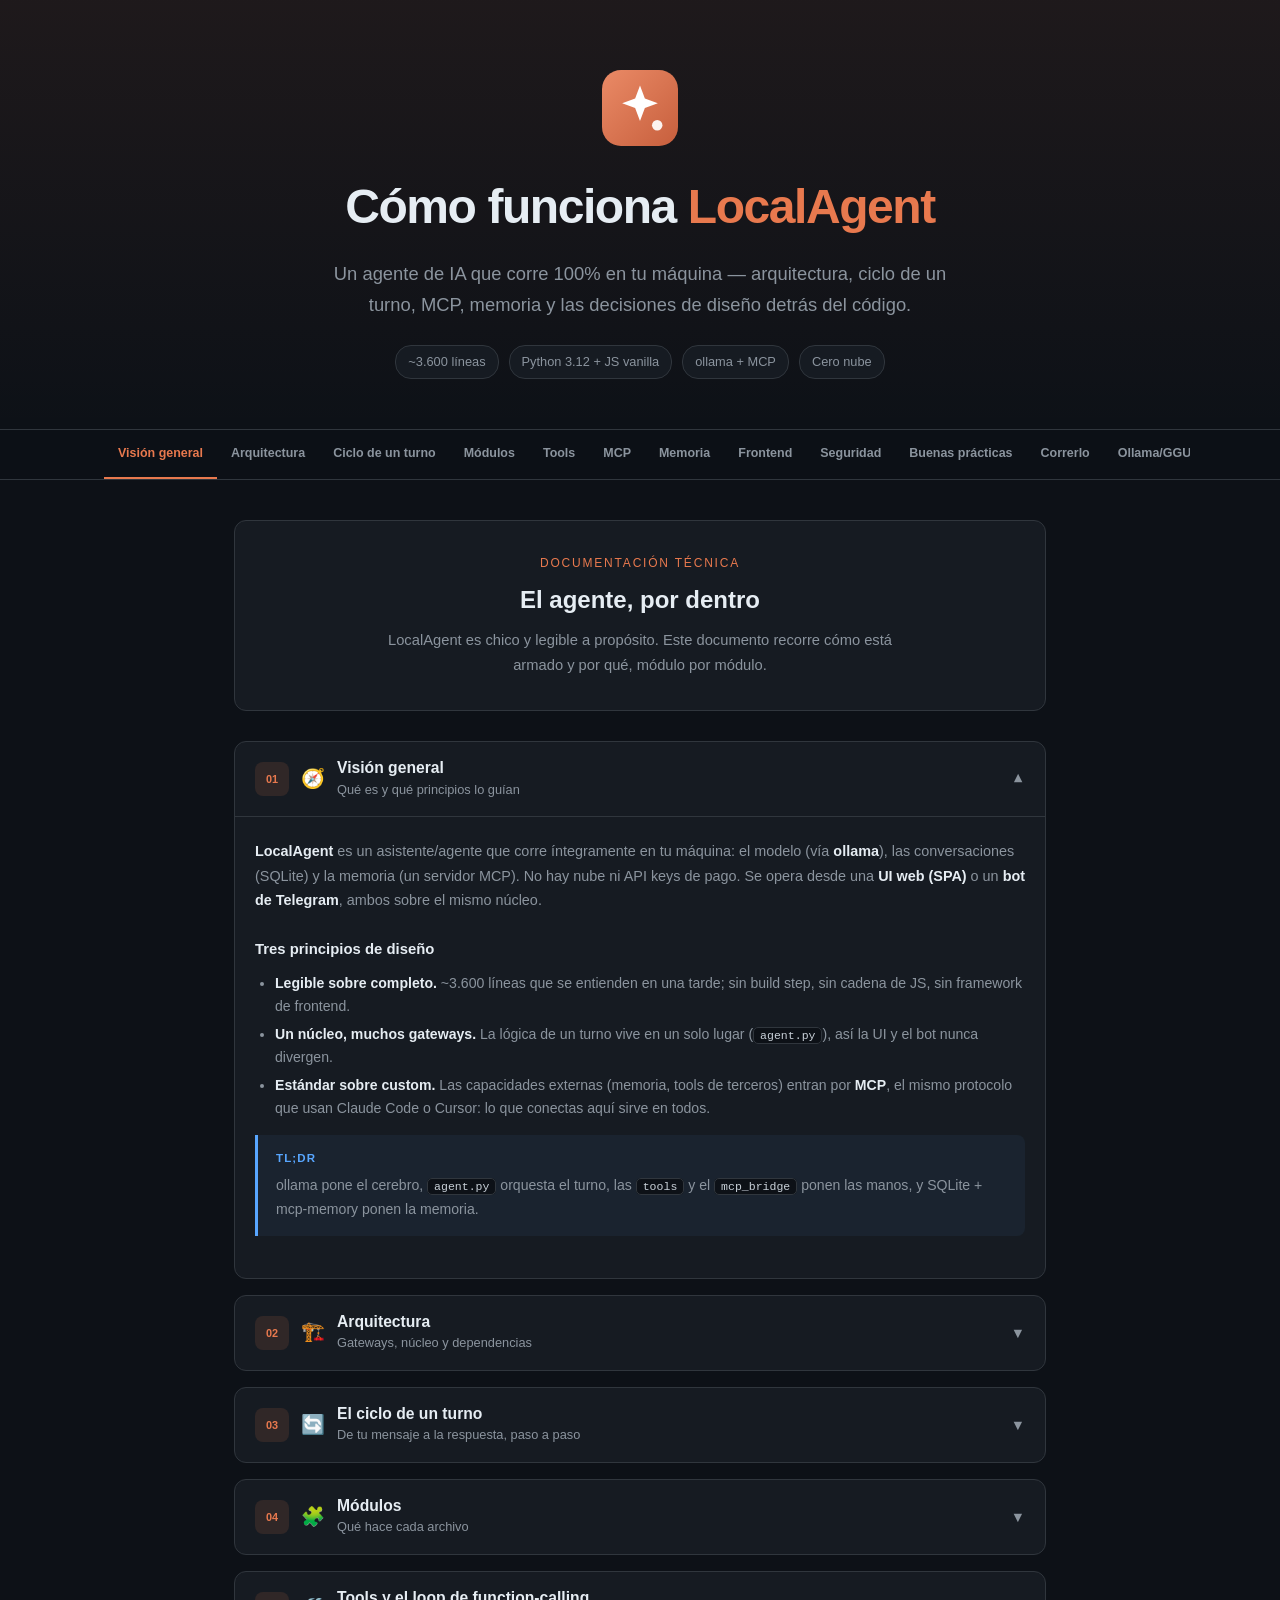
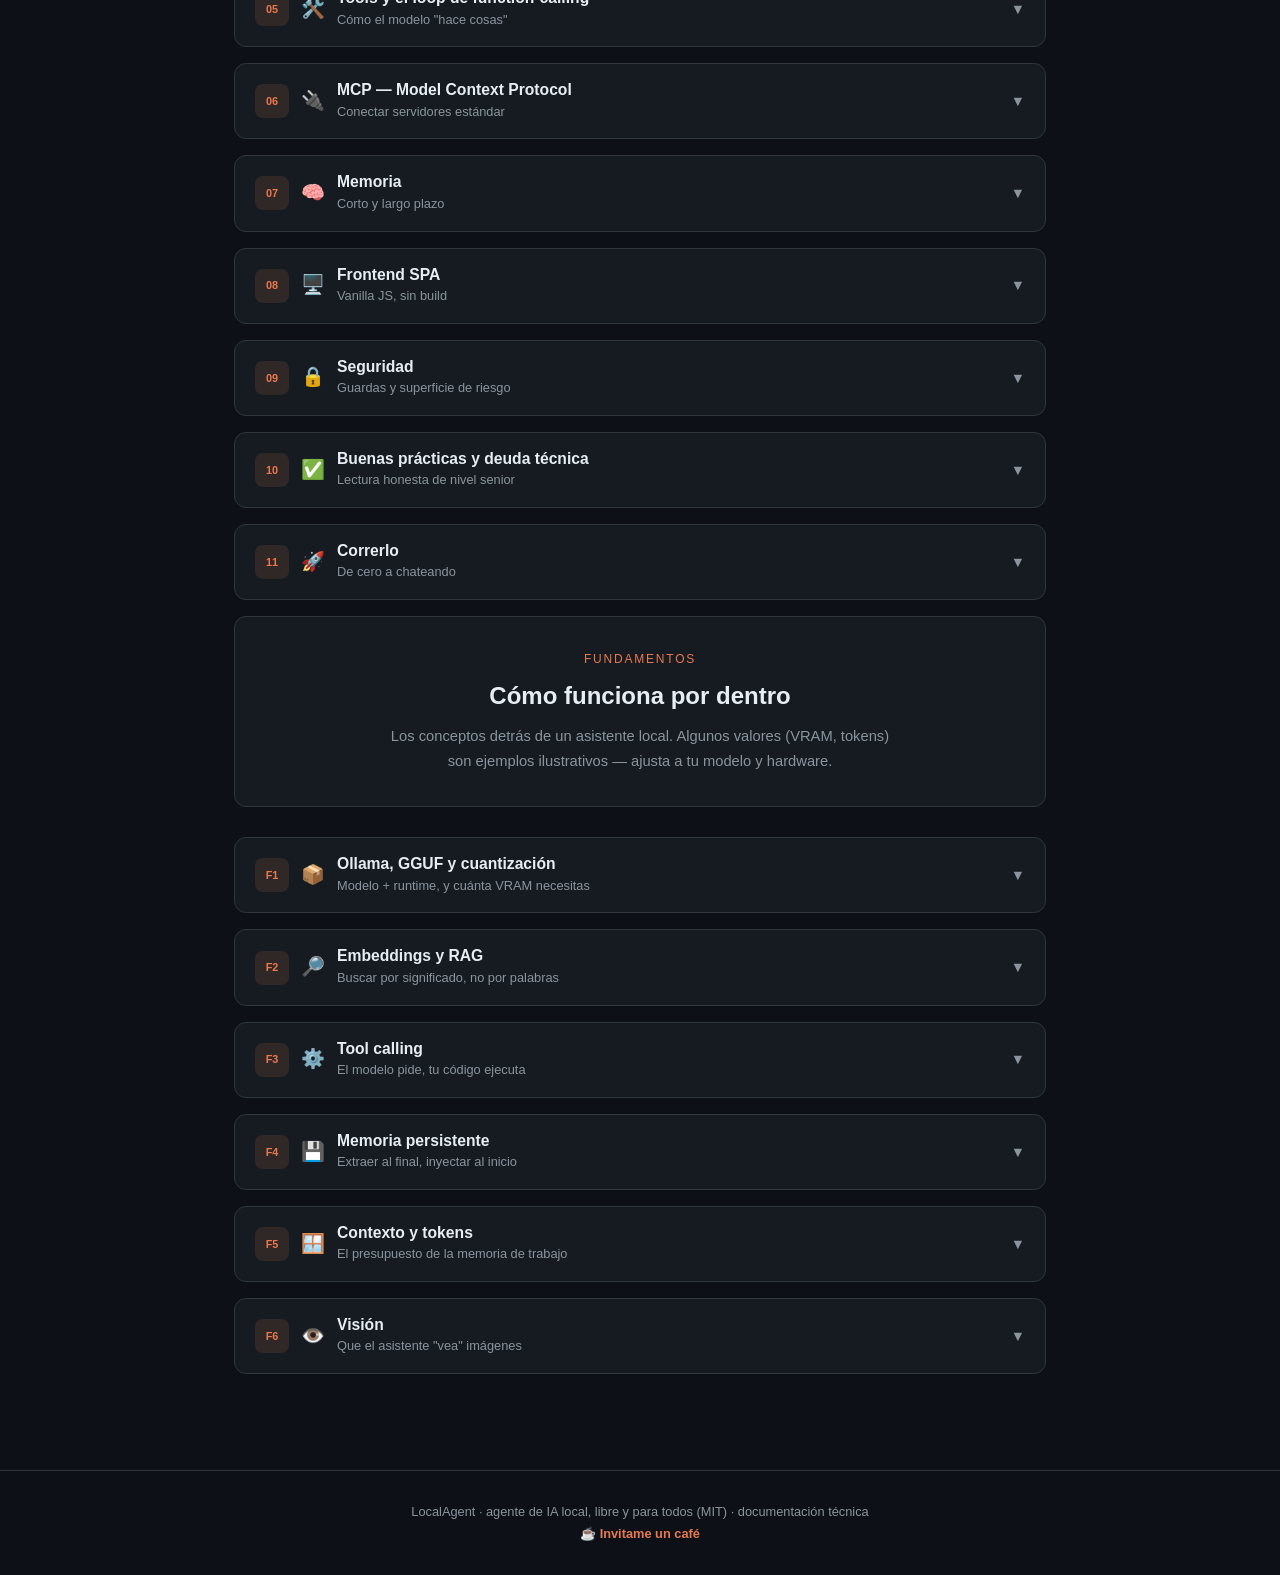
<file: docs/como-funciona.html>
<!DOCTYPE html>
<html lang="es">
<head>
<meta charset="UTF-8">
<meta name="viewport" content="width=device-width,initial-scale=1.0">
<title>Cómo funciona LocalAgent</title>
<style>
:root{--bg:#0d1117;--card:#161b22;--hover:#1c2128;--bdr:#30363d;--tx:#e6edf3;--mt:#8b949e;--ac:#e8794e;--acs:rgba(232,121,78,.12);--acg:rgba(232,121,78,.3);--ok:#3fb950;--warn:#d29922;--info:#58a6ff;--r:12px}
*{margin:0;padding:0;box-sizing:border-box}
html{scroll-behavior:smooth}
body{font-family:-apple-system,BlinkMacSystemFont,'Segoe UI',sans-serif;background:var(--bg);color:var(--tx);line-height:1.7;-webkit-font-smoothing:antialiased}
::-webkit-scrollbar{width:6px}::-webkit-scrollbar-track{background:transparent}::-webkit-scrollbar-thumb{background:var(--bdr);border-radius:3px}
.pc{position:fixed;top:0;left:0;right:0;height:3px;z-index:200}.pb{height:100%;width:0;background:var(--ac);transition:width .1s}
.hero{padding:70px 30px 50px;text-align:center;background:linear-gradient(180deg,rgba(232,121,78,.08),transparent);border-bottom:1px solid var(--bdr);position:relative;overflow:hidden}
.hero .logo{width:76px;height:76px;margin:0 auto 20px;display:block}
.hero h1{font-size:clamp(1.8rem,5vw,3rem);font-weight:800;letter-spacing:-.03em;margin-bottom:10px}
.hero h1 span{color:var(--ac)}
.hero .sub{font-size:clamp(.95rem,2vw,1.15rem);color:var(--mt);max-width:640px;margin:0 auto 25px}
.hero .tags{display:flex;gap:10px;justify-content:center;flex-wrap:wrap;font-size:.8rem;color:var(--mt)}
.hero .tags span{background:var(--card);padding:5px 12px;border-radius:16px;border:1px solid var(--bdr)}
.nb{position:sticky;top:0;z-index:100;background:rgba(13,17,23,.85);border-bottom:1px solid var(--bdr);backdrop-filter:blur(12px)}
.ni{max-width:1100px;margin:0 auto;display:flex;align-items:center;padding:0 14px;overflow-x:auto;gap:0}
.nt{padding:13px 14px;font-size:.78rem;font-weight:600;color:var(--mt);text-decoration:none;white-space:nowrap;border-bottom:2px solid transparent;transition:all .2s;cursor:pointer}
.nt:hover{color:var(--tx)}.nt.active{color:var(--ac);border-bottom-color:var(--ac)}
.mc{max-width:860px;margin:0 auto;padding:40px 24px 80px}
.ph{margin:0 0 30px;padding:32px;background:var(--card);border:1px solid var(--bdr);border-radius:var(--r);text-align:center}
.ph .pn{font-size:.75rem;text-transform:uppercase;letter-spacing:.15em;color:var(--ac);margin-bottom:6px}
.ph h2{font-size:1.5rem;font-weight:700;margin-bottom:8px}
.ph p{color:var(--mt);max-width:520px;margin:0 auto;font-size:.92rem}
.s{margin-bottom:16px;border:1px solid var(--bdr);border-radius:var(--r);background:var(--card);overflow:hidden;transition:border-color .2s;scroll-margin-top:60px}
.s:hover{border-color:rgba(232,121,78,.35)}
.sh{display:flex;align-items:center;gap:12px;padding:16px 20px;cursor:pointer;user-select:none;transition:background .2s}
.sh:hover{background:var(--hover)}
.sn{font-size:.68rem;font-weight:700;color:var(--ac);background:var(--acs);width:34px;height:34px;display:flex;align-items:center;justify-content:center;border-radius:8px;flex-shrink:0}
.si{font-size:1.2rem;flex-shrink:0}
.sg{flex:1;min-width:0}
.st{font-size:.98rem;font-weight:600;line-height:1.3}
.ss{font-size:.8rem;color:var(--mt)}
.sta{color:var(--mt);font-size:.9rem;transition:transform .3s;flex-shrink:0}
.s.open .sta{transform:rotate(180deg)}
.sb{max-height:0;overflow:hidden;transition:max-height .5s ease}
.s.open .sb{max-height:none}
.bi{padding:0 20px 26px;border-top:1px solid var(--bdr);padding-top:22px}
.bi p{margin-bottom:12px;font-size:.9rem;color:var(--mt)}
.bi h4{font-size:.93rem;font-weight:600;margin:24px 0 10px;color:var(--tx)}
.bi h4:first-child{margin-top:0}
.bi ul,.bi ol{margin:6px 0 12px 20px}.bi li{margin-bottom:6px;font-size:.88rem;color:var(--mt);line-height:1.6}
.bi strong{color:var(--tx)}
.bi code{font-family:'JetBrains Mono','Fira Code',Consolas,monospace;font-size:.82em;background:var(--bg);border:1px solid var(--bdr);border-radius:5px;padding:1px 6px;color:#c9d1d9}
.t{width:100%;border-collapse:collapse;margin:14px 0;font-size:.83rem}
.t th{text-align:left;padding:9px 12px;background:var(--bg);border-bottom:2px solid var(--bdr);font-weight:600;font-size:.74rem;text-transform:uppercase;letter-spacing:.04em;color:var(--mt)}
.t td{padding:9px 12px;border-bottom:1px solid var(--bdr);color:var(--mt);vertical-align:top}
.t tr:hover td{background:var(--hover)}
.t td code{white-space:nowrap}
.cb{margin:14px 0;border:1px solid var(--bdr);border-radius:8px;overflow:hidden;background:#010409}
.ch{padding:9px 14px;font-size:.73rem;font-weight:600;color:var(--mt);background:var(--card);border-bottom:1px solid var(--bdr)}
.cb pre{padding:14px;overflow-x:auto;font-family:'JetBrains Mono','Fira Code',Consolas,monospace;font-size:.78rem;line-height:1.65;color:#c9d1d9}
.box{margin:16px 0;padding:14px 18px;border-radius:0 8px 8px 0;border-left:3px solid}
.box p{margin:0!important;font-size:.88rem!important}
.bt{font-size:.72rem;font-weight:700;text-transform:uppercase;letter-spacing:.1em;margin-bottom:5px}
.have{background:rgba(63,185,80,.06);border-color:var(--ok)}.have .bt{color:var(--ok)}
.gap{background:rgba(88,166,255,.06);border-color:var(--info)}.gap .bt{color:var(--info)}
.warn{background:rgba(210,153,34,.06);border-color:var(--warn)}.warn .bt{color:var(--warn)}
.info{background:rgba(88,166,255,.06);border-color:var(--info)}.info .bt{color:var(--info)}
.flow{counter-reset:step;margin:16px 0}
.flow .fs{display:flex;gap:14px;padding:10px 0;align-items:flex-start}
.flow .fs::before{counter-increment:step;content:counter(step);flex-shrink:0;width:26px;height:26px;background:var(--acs);color:var(--ac);border-radius:50%;display:flex;align-items:center;justify-content:center;font-size:.78rem;font-weight:700;border:1px solid var(--acg)}
.flow .fs div{font-size:.88rem;color:var(--mt);padding-top:2px}
.flow .fs strong{color:var(--tx)}
.bt2{position:fixed;bottom:28px;right:28px;width:42px;height:42px;background:var(--ac);color:#fff;border:none;border-radius:50%;font-size:1.1rem;cursor:pointer;opacity:0;transform:translateY(10px);transition:all .3s;z-index:150;display:flex;align-items:center;justify-content:center}
.bt2.vis{opacity:1;transform:translateY(0)}.bt2:hover{transform:translateY(-3px);box-shadow:0 4px 20px var(--acg)}
.foot{text-align:center;color:var(--mt);font-size:.8rem;padding:30px 20px;border-top:1px solid var(--bdr)}
@media(max-width:768px){.hero{padding:45px 18px 35px}.mc{padding:20px 14px 70px}.sh{padding:12px 14px}.bi{padding:14px 16px 22px;padding-top:18px}.t{font-size:.78rem}.t th,.t td{padding:7px 8px}.nt{padding:11px 10px;font-size:.73rem}}
</style>
</head>
<body>
<div class="pc"><div class="pb" id="pb"></div></div>

<header class="hero">
  <svg class="logo" viewBox="0 0 64 64" aria-label="LocalAgent">
    <defs><linearGradient id="g" x1="0" y1="0" x2="1" y2="1"><stop offset="0" stop-color="#EA8A66"/><stop offset="1" stop-color="#C75F3D"/></linearGradient></defs>
    <rect width="64" height="64" rx="16" fill="url(#g)"/>
    <path d="M32 13l4.1 11.1L47 28l-10.9 3.9L32 43l-4.1-11.1L17 28l10.9-3.9z" fill="#fff"/>
    <circle cx="46.5" cy="46.5" r="4.4" fill="#fff" opacity=".92"/>
  </svg>
  <h1>Cómo funciona <span>LocalAgent</span></h1>
  <p class="sub">Un agente de IA que corre 100% en tu máquina — arquitectura, ciclo de un turno, MCP, memoria y las decisiones de diseño detrás del código.</p>
  <div class="tags"><span>~3.600 líneas</span><span>Python 3.12 + JS vanilla</span><span>ollama + MCP</span><span>Cero nube</span></div>
</header>

<nav class="nb"><div class="ni">
  <a class="nt" href="#s1">Visión general</a>
  <a class="nt" href="#s2">Arquitectura</a>
  <a class="nt" href="#s3">Ciclo de un turno</a>
  <a class="nt" href="#s4">Módulos</a>
  <a class="nt" href="#s5">Tools</a>
  <a class="nt" href="#s6">MCP</a>
  <a class="nt" href="#s7">Memoria</a>
  <a class="nt" href="#s8">Frontend</a>
  <a class="nt" href="#s9">Seguridad</a>
  <a class="nt" href="#s10">Buenas prácticas</a>
  <a class="nt" href="#s11">Correrlo</a>
  <a class="nt" href="#f1">Ollama/GGUF</a>
  <a class="nt" href="#f2">RAG</a>
  <a class="nt" href="#f3">Tool calling</a>
  <a class="nt" href="#f4">Memoria</a>
  <a class="nt" href="#f5">Contexto</a>
  <a class="nt" href="#f6">Visión</a>
</div></nav>

<div class="mc">
<div class="ph"><div class="pn">Documentación técnica</div><h2>El agente, por dentro</h2><p>LocalAgent es chico y legible a propósito. Este documento recorre cómo está armado y por qué, módulo por módulo.</p></div>

<!-- 1 -->
<section class="s open" id="s1">
  <div class="sh" onclick="tog('s1')"><div class="sn">01</div><div class="si">🧭</div><div class="sg"><div class="st">Visión general</div><div class="ss">Qué es y qué principios lo guían</div></div><div class="sta">&#x25BC;</div></div>
  <div class="sb"><div class="bi">
    <p><strong>LocalAgent</strong> es un asistente/agente que corre íntegramente en tu máquina: el modelo (vía <strong>ollama</strong>), las conversaciones (SQLite) y la memoria (un servidor MCP). No hay nube ni API keys de pago. Se opera desde una <strong>UI web (SPA)</strong> o un <strong>bot de Telegram</strong>, ambos sobre el mismo núcleo.</p>
    <h4>Tres principios de diseño</h4>
    <ul>
      <li><strong>Legible sobre completo.</strong> ~3.600 líneas que se entienden en una tarde; sin build step, sin cadena de JS, sin framework de frontend.</li>
      <li><strong>Un núcleo, muchos gateways.</strong> La lógica de un turno vive en un solo lugar (<code>agent.py</code>), así la UI y el bot nunca divergen.</li>
      <li><strong>Estándar sobre custom.</strong> Las capacidades externas (memoria, tools de terceros) entran por <strong>MCP</strong>, el mismo protocolo que usan Claude Code o Cursor: lo que conectas aquí sirve en todos.</li>
    </ul>
    <div class="box info"><div class="bt">TL;DR</div><p>ollama pone el cerebro, <code>agent.py</code> orquesta el turno, las <code>tools</code> y el <code>mcp_bridge</code> ponen las manos, y SQLite + mcp-memory ponen la memoria.</p></div>
  </div></div>
</section>

<!-- 2 -->
<section class="s" id="s2">
  <div class="sh" onclick="tog('s2')"><div class="sn">02</div><div class="si">🏗️</div><div class="sg"><div class="st">Arquitectura</div><div class="ss">Gateways, núcleo y dependencias</div></div><div class="sta">&#x25BC;</div></div>
  <div class="sb"><div class="bi">
    <p>Dos <strong>gateways</strong> (UI web y bot) hablan con un <strong>núcleo</strong> compartido. El núcleo delega en ollama para el razonamiento, en las tools locales y el puente MCP para las acciones, y en la capa de memoria para el contexto persistente.</p>
    <div class="cb"><div class="ch">Vista de conjunto</div><pre>┌──────────────┐   ┌───────────────┐
│  UI web SPA  │   │  bot Telegram │   gateways (mismo núcleo)
│   :8585      │   │               │
└──────┬───────┘   └──────┬────────┘
       └─────────┬────────┘
                 ▼
         ┌────────────────┐   agent.run_turn (un turno se resuelve igual en todos)
         │  núcleo agente │
         └───────┬────────┘
    ┌────────────┼───────────────┬───────────────┐
    ▼            ▼               ▼               ▼
┌──────────┐┌─────────┐   ┌────────────┐  ┌──────────┐
│ modelos  ││  tools  │   │ mcp_bridge │  │  vault   │
│          ││ locales │   │ (mcp.json) │  │  (RAG)   │
│ ollama   │└─────────┘   └─────┬──────┘  └──────────┘
│ llama.cpp│                    ▼
│ (:8080,  │           ┌──────────────────┐
│  OpenAI) │           │   mcp-memory     │  memoria semántica
└──────────┘           │  (otra máquina)  │  Ollama emb + Qdrant
                       └──────────────────┘</pre></div>
    <div class="box have"><div class="bt">Por qué así</div><p>Separar <em>gateway</em> de <em>núcleo</em> es lo que evita el bug clásico de "la UI hace una cosa y el bot otra". Un turno de chat es una función pura de orquestación; los gateways solo adaptan entrada/salida (HTTP streaming vs. mensajes de Telegram).</p></div>
  </div></div>
</section>

<!-- 3 -->
<section class="s" id="s3">
  <div class="sh" onclick="tog('s3')"><div class="sn">03</div><div class="si">🔄</div><div class="sg"><div class="st">El ciclo de un turno</div><div class="ss">De tu mensaje a la respuesta, paso a paso</div></div><div class="sta">&#x25BC;</div></div>
  <div class="sb"><div class="bi">
    <p>Cuando envías un mensaje en la SPA, el backend abre un <strong>stream NDJSON</strong> (<code>POST /api/chat</code>) y emite eventos en vivo. Este es el recorrido real (<code>api.py</code> + <code>clients.chat_stream_with_tools</code>):</p>
    <div class="flow">
      <div class="fs"><div><strong>Cargar sesión.</strong> <code>store.load_sessions()</code> trae el historial; se agrega tu mensaje.</div></div>
      <div class="fs"><div><strong>Armar el system prompt.</strong> <code>agent.build_system(soul, mensaje, use_memory)</code> combina <code>soul.md</code> con un <em>auto-recall</em> de memoria relevante. Emite evento <code>recall</code>.</div></div>
      <div class="fs"><div><strong>Conectar MCPs.</strong> Si hay servidores activos, <code>mcp_bridge.MCPBridge</code> los levanta y suma sus <code>specs</code> a las tools locales.</div></div>
      <div class="fs"><div><strong>Loop de rondas.</strong> Se llama a ollama con <code>stream=True</code>. Los tokens del texto salen en vivo (evento <code>token</code>). Si el modelo pide una tool, se emite <code>tool</code>, se ejecuta (<code>tools.execute</code> o <code>bridge.call</code>), se agrega el resultado y se repite — hasta que no haya más tool calls o se llegue a <code>max_rounds</code>.</div></div>
      <div class="fs"><div><strong>Cerrar.</strong> <code>agent.finalize()</code> hace <em>auto-save</em> de hechos nuevos a la memoria y escribe la traza (<code>trace.py</code>). Evento <code>done</code> con <code>reply</code>, <code>calls</code>, <code>usage</code> y <code>meta</code> (tokens, seg, tok/s).</div></div>
      <div class="fs"><div><strong>Persistir.</strong> <code>store.save_session()</code> guarda la conversación actualizada en SQLite.</div></div>
    </div>
    <div class="box info"><div class="bt">Degradación elegante</div><p>Si el modelo elegido no soporta tools o <em>thinking</em>, <code>clients.py</code> lo detecta en el error de ollama, reintenta sin esa capacidad y sigue. El turno nunca se cae por elegir un modelo "chico".</p></div>
  </div></div>
</section>

<!-- 4 -->
<section class="s" id="s4">
  <div class="sh" onclick="tog('s4')"><div class="sn">04</div><div class="si">🧩</div><div class="sg"><div class="st">Módulos</div><div class="ss">Qué hace cada archivo</div></div><div class="sta">&#x25BC;</div></div>
  <div class="sb"><div class="bi">
    <table class="t"><thead><tr><th>Módulo</th><th>Líneas</th><th>Responsabilidad</th></tr></thead><tbody>
      <tr><td><code>agent.py</code></td><td>43</td><td>Núcleo compartido: <code>build_system</code> (prompt + recall) y <code>finalize</code> (save + trace).</td></tr>
      <tr><td><code>clients.py</code></td><td>~560</td><td>Inferencia: ollama + backend OpenAI (llama.cpp, con tools) + corpus/RAG del vault.</td></tr>
      <tr><td><code>tools.py</code></td><td>376</td><td>Tools locales: web, vault, filesystem, shell (con guardas), HTML, skills.</td></tr>
      <tr><td><code>api.py</code></td><td>417</td><td>Backend FastAPI: sirve la SPA y expone el agente por HTTP (streaming NDJSON).</td></tr>
      <tr><td><code>app.py</code></td><td>345</td><td>UI clásica en Streamlit (alternativa a la SPA).</td></tr>
      <tr><td><code>telegram_bot.py</code></td><td>289</td><td>Bot de Telegram sobre el mismo núcleo y tools.</td></tr>
      <tr><td><code>mcp_bridge.py</code></td><td>104</td><td>Conecta los servers de <code>mcp.json</code> (stdio/http) y expone sus tools namespaceadas.</td></tr>
      <tr><td><code>memory.py</code></td><td>107</td><td>Memoria persistente sobre mcp-memory: auto-recall + auto-save.</td></tr>
      <tr><td><code>store.py</code></td><td>69</td><td>Persistencia de conversaciones en SQLite.</td></tr>
      <tr><td><code>skills.py</code></td><td>69</td><td>Procedimientos reutilizables (<code>skills/*.md</code>), invocables con <code>use_skill</code>.</td></tr>
      <tr><td><code>trace.py</code></td><td>33</td><td>Trazabilidad JSONL de cada turno.</td></tr>
      <tr><td><code>config.py</code></td><td>24</td><td>Endpoints y parámetros; todo override por variable de entorno.</td></tr>
      <tr><td><code>web/app.js</code></td><td>1426</td><td>Frontend SPA en JS vanilla: estado, render, streaming, config.</td></tr>
    </tbody></table>
  </div></div>
</section>

<!-- 5 -->
<section class="s" id="s5">
  <div class="sh" onclick="tog('s5')"><div class="sn">05</div><div class="si">🛠️</div><div class="sg"><div class="st">Tools y el loop de function-calling</div><div class="ss">Cómo el modelo "hace cosas"</div></div><div class="sta">&#x25BC;</div></div>
  <div class="sb"><div class="bi">
    <p>Cada tool se declara con un <em>spec</em> (nombre, descripción, JSON Schema de parámetros) en formato ollama/OpenAI. El modelo decide cuándo llamarlas; <code>clients.py</code> ejecuta la llamada, le devuelve el resultado y deja que el modelo continúe.</p>
    <table class="t"><thead><tr><th>Tool</th><th>Qué hace</th></tr></thead><tbody>
      <tr><td><code>web_search</code> / <code>web_fetch</code></td><td>Buscar en la web (DuckDuckGo) y leer páginas.</td></tr>
      <tr><td><code>vault_search</code></td><td>RAG semántico sobre tus notas de Obsidian (vía corpus/Qdrant).</td></tr>
      <tr><td><code>write_html</code></td><td>Genera una página HTML autocontenida en <code>static/</code>.</td></tr>
      <tr><td><code>run_cmd</code> / filesystem</td><td>Crear proyectos y correr comandos de dev, confinado a <code>WORKSPACE_DIR</code>.</td></tr>
      <tr><td><code>use_skill</code></td><td>Ejecuta un procedimiento definido en <code>skills/*.md</code>.</td></tr>
      <tr><td><code>&lt;server&gt;__&lt;tool&gt;</code></td><td>Cualquier tool de un servidor MCP activo (ver sección MCP).</td></tr>
    </tbody></table>
    <p>Las tools se activan por chat desde el compositor (píldoras <strong>Web</strong>, <strong>Vault</strong>, <strong>HTML</strong>, <strong>Memoria</strong>). Si están todas apagadas, el modelo responde sin herramientas.</p>
  </div></div>
</section>

<!-- 6 -->
<section class="s" id="s6">
  <div class="sh" onclick="tog('s6')"><div class="sn">06</div><div class="si">🔌</div><div class="sg"><div class="st">MCP — Model Context Protocol</div><div class="ss">Conectar servidores estándar</div></div><div class="sta">&#x25BC;</div></div>
  <div class="sb"><div class="bi">
    <p>LocalAgent usa un <code>mcp.json</code> <strong>propio del proyecto</strong> (no hereda el de Claude). Sin archivo = ningún MCP. El <code>mcp_bridge</code> los conecta al iniciar cada chat, soporta transporte <strong>stdio</strong> y <strong>http</strong>, y namespacea cada tool como <code>&lt;server&gt;__&lt;tool&gt;</code> para que no choquen.</p>
    <div class="cb"><div class="ch">mcp.json — mismo formato que Claude</div><pre>{
  "mcpServers": {
    "mcp-memory": {
      "type": "http",
      "url": "http://localhost:8765/mcp"
    },
    "local": {
      "command": "python",
      "args": ["-m", "mi_server"],
      "env": { "API_KEY": "…" }
    }
  }
}</pre></div>
    <p>Todo el ciclo de vida se maneja desde la UI (<strong>Config → MCPs</strong>): alta, baja, activar/desactivar por chat, y <strong>ver/editar la config</strong> de cada server. Las variables de entorno con secretos se preservan y nunca se muestran al frontend.</p>
    <div class="box have"><div class="bt">Combinar con mcp-memory</div><p>El default es <a href="https://github.com/GermaniU/mcp-memory" style="color:var(--ac)">mcp-memory</a>: LocalAgent es uno de sus clientes. El servidor expone <code>memory_save</code>, <code>memory_search</code>, etc.; el modelo decide cuándo guardar y recuperar. Una conexión estándar, muchos clientes.</p></div>
  </div></div>
</section>

<!-- 7 -->
<section class="s" id="s7">
  <div class="sh" onclick="tog('s7')"><div class="sn">07</div><div class="si">🧠</div><div class="sg"><div class="st">Memoria</div><div class="ss">Corto y largo plazo</div></div><div class="sta">&#x25BC;</div></div>
  <div class="sb"><div class="bi">
    <h4>Corto plazo — la conversación</h4>
    <p><code>store.py</code> guarda cada sesión como un blob JSON en SQLite (mensajes, tool calls, tokens). Sobrevive reinicios; es lo que ves en el sidebar como "espacios".</p>
    <h4>Largo plazo — memoria semántica</h4>
    <p><code>memory.py</code> se apoya en <strong>mcp-memory</strong> (Ollama embeddings + Qdrant). Tiene dos caminos:</p>
    <ul>
      <li><strong>Automático</strong> (píldora "Memoria"): <code>build_system</code> hace <em>recall</em> de hechos relevantes en cada turno, y <code>finalize</code> hace <em>save</em> de lo nuevo. No depende de que el modelo lo pida.</li>
      <li><strong>Explícito</strong> (tools MCP): el modelo llama <code>mcp-memory__memory_search</code> / <code>__memory_save</code> cuando lo decide.</li>
    </ul>
    <div class="box warn"><div class="bt">Ojo con el modelo</div><p>El camino explícito depende de que el modelo <em>elija</em> llamar la tool. Modelos chicos a veces no la disparan con prompts vagos; para recall confiable, deja prendida la píldora "Memoria" (auto-recall) o sé explícito ("busca en tu memoria X").</p></div>
  </div></div>
</section>

<!-- 8 -->
<section class="s" id="s8">
  <div class="sh" onclick="tog('s8')"><div class="sn">08</div><div class="si">🖥️</div><div class="sg"><div class="st">Frontend SPA</div><div class="ss">Vanilla JS, sin build</div></div><div class="sta">&#x25BC;</div></div>
  <div class="sb"><div class="bi">
    <p>La UI web es un único <code>web/app.js</code> (JS vanilla, sin framework ni bundler). Un objeto <code>state</code> global + una función <code>render()</code> que reconstruye el HTML por template strings. Los eventos se enganchan una sola vez con delegación (<code>data-action</code>).</p>
    <ul>
      <li><strong>Streaming.</strong> <code>sendMessage()</code> lee el body como stream y parsea NDJSON línea por línea; <code>handleEvent()</code> pinta tokens con throttling por <code>requestAnimationFrame</code>.</li>
      <li><strong>Markdown ligero.</strong> <code>mdToHtml</code> renderiza títulos, listas, tablas y bloques de código; todo texto se escapa (<code>esc</code>) y los links se filtran por esquema (anti-XSS).</li>
      <li><strong>Persistencia de UI.</strong> Tema, modelo y toggles en <code>localStorage</code>; las sesiones van al backend.</li>
    </ul>
    <div class="box info"><div class="bt">Trade-off consciente</div><p>Render por template strings = cero dependencias y todo el flujo visible en un archivo. El costo es un <code>app.js</code> grande; la mitigación es el escapado estricto y el enganche único de listeners.</p></div>
  </div></div>
</section>

<!-- 9 -->
<section class="s" id="s9">
  <div class="sh" onclick="tog('s9')"><div class="sn">09</div><div class="si">🔒</div><div class="sg"><div class="st">Seguridad</div><div class="ss">Guardas y superficie de riesgo</div></div><div class="sta">&#x25BC;</div></div>
  <div class="sb"><div class="bi">
    <table class="t"><thead><tr><th>Área</th><th>Guarda</th></tr></thead><tbody>
      <tr><td>Shell (<code>run_cmd</code>)</td><td>Bloquea patrones destructivos y corre confinado a <code>WORKSPACE_DIR</code>.</td></tr>
      <tr><td>Estáticos</td><td><code>realpath</code> + contención de directorio (anti path-traversal).</td></tr>
      <tr><td>CORS</td><td>Restringido a orígenes de localhost.</td></tr>
      <tr><td>XSS</td><td>Escapado estricto en el render; links solo con esquema http/mailto/relativo.</td></tr>
      <tr><td>Secretos</td><td>Token de Telegram y <code>env</code> de MCP en <code>.env</code> / <code>mcp.json</code>, ambos git-ignored.</td></tr>
    </tbody></table>
    <div class="box warn"><div class="bt">No es un sandbox</div><p><code>run_cmd</code> ejecuta comandos de dev que el modelo decide. Las guardas reducen el daño accidental, pero mantén criterio sobre lo que corre, sobre todo con entradas de terceros (prompt injection vía contenido web/vault).</p></div>
  </div></div>
</section>

<!-- 10 -->
<section class="s" id="s10">
  <div class="sh" onclick="tog('s10')"><div class="sn">10</div><div class="si">✅</div><div class="sg"><div class="st">Buenas prácticas y deuda técnica</div><div class="ss">Lectura honesta de nivel senior</div></div><div class="sta">&#x25BC;</div></div>
  <div class="sb"><div class="bi">
    <p>Veredicto de una revisión senior del código: <strong>buen nivel para un proyecto personal</strong> — docstrings que explican el <em>por qué</em>, XSS bien pensado en el front, secretos enmascarados y deps pinneadas. Lo que lo separa de "profesional/mantenible" es la falta de red de seguridad (tests, logging) y de disciplina de tooling.</p>
    <div class="box have"><div class="bt">Lo que está bien</div><p>Intento real de <strong>núcleo compartido</strong> (<code>agent.py</code>), <strong>docstrings</strong> abundantes y con criterio, manejo de <strong>XSS</strong> correcto en el frontend (<code>esc()</code> + href por esquema), <strong>secretos enmascarados</strong> (<code>env_keys</code> nunca expone valores) y <strong>dependencias pinneadas</strong> con política de actualización.</p></div>
    <h4>Las 3 mejoras de mayor impacto</h4>
    <div class="box gap"><div class="bt">1 · Red de seguridad <span style="color:var(--ok)">(tests ya agregados ✓)</span></div><p><strong>Tests</strong> sobre las superficies peligrosas: guardas de path (<code>_in_workspace</code>, <code>_safe_file</code>, incluido el caso de prefijo hermano), denylist de <code>run_cmd</code>, round-trip de <code>store.py</code>, parseo de skills y de MCP config — <strong>17 tests con pytest</strong>. Falta todavía introducir <code>logging</code> configurado (hoy los <code>except Exception: pass</code> tragan errores sin dejar rastro).</p></div>
    <div class="box gap"><div class="bt">2 · Eliminar duplicación estructural</div><p>Desacoplar <code>memory.py</code> de Streamlit (importa <code>st.cache_resource</code> en la capa core) y <strong>subir la orquestación del turno a <code>agent.py</code></strong>: hoy el loop está casi duplicado línea por línea entre <code>app.py</code>, <code>api.py</code> y <code>telegram_bot.py</code> — incluido <code>_soul()</code> definido 3 veces con fallbacks divergentes, lo que erosiona el propósito del núcleo compartido.</p></div>
    <div class="box gap"><div class="bt">3 · Tooling y superficie de ataque</div><p><code>pyproject.toml</code> + <strong>ruff</strong> + pre-commit <span style="color:var(--ok)">(pyproject.toml ya agregado ✓)</span>, y endurecer <code>run_cmd</code> (opt-in de shell; la denylist regex es evadible con <code>shell=True</code>) y <code>web_fetch</code> (bloqueo de IPs privadas/loopback anti-SSRF).</p></div>
    <div class="box warn"><div class="bt">Riesgos de seguridad concretos</div><p><strong><code>run_cmd</code></strong>: <code>subprocess.run(shell=True)</code> sobre comandos del modelo, "confinado" solo por <code>cwd</code> + denylist evadible → el confinamiento a <code>WORKSPACE_DIR</code> es ilusorio. <strong><code>web_fetch</code></strong>: SSRF hacia servicios internos. <strong><code>vault_read</code></strong>: chequeo de prefijo sin <code>os.sep</code> (deja pasar directorios hermanos). <strong><code>CORPUS_KEY</code></strong>: default hardcodeado.</p></div>
  </div></div>
</section>

<!-- 11 -->
<section class="s" id="s11">
  <div class="sh" onclick="tog('s11')"><div class="sn">11</div><div class="si">🚀</div><div class="sg"><div class="st">Correrlo</div><div class="ss">De cero a chateando</div></div><div class="sta">&#x25BC;</div></div>
  <div class="sb"><div class="bi">
    <div class="cb"><div class="ch">bash</div><pre>cp .env.example .env    # solo OLLAMA_URL es imprescindible
./run-spa.sh            # UI web (SPA) → http://localhost:8585

# opcionales
./run.sh                # UI clásica Streamlit → :8501
./run-bot.sh            # bot de Telegram (requiere TELEGRAM_BOT_TOKEN)
PORT=9000 ./run-spa.sh  # otro puerto</pre></div>
    <p>Con solo tener <strong>ollama</strong> y un modelo de chat ya funciona. Memoria (MCP), vault/RAG y Telegram son opcionales y degradan solos si no los configuras.</p>
  </div></div>
</section>

<div class="ph"><div class="pn">Fundamentos</div><h2>Cómo funciona por dentro</h2><p>Los conceptos detrás de un asistente local. Algunos valores (VRAM, tokens) son ejemplos ilustrativos — ajusta a tu modelo y hardware.</p></div>

<!-- F1 -->
<section class="s" id="f1">
  <div class="sh" onclick="tog('f1')"><div class="sn">F1</div><div class="si">📦</div><div class="sg"><div class="st">Ollama, GGUF y cuantización</div><div class="ss">Modelo + runtime, y cuánta VRAM necesitas</div></div><div class="sta">&#x25BC;</div></div>
  <div class="sb"><div class="bi">
    <p>Para correr un LLM localmente hacen falta dos cosas: un <strong>modelo</strong> y un <strong>runtime</strong>. <strong>Ollama</strong> es el runtime: un servidor local (puerto <code>11434</code>) con API REST. LocalAgent le habla por <code>POST /api/chat</code> con streaming (<code>clients.py</code>).</p>
    <p>Los modelos se comprimen con <strong>cuantización</strong> en formato <strong>GGUF</strong>: baja la precisión de los pesos para reducir tamaño y VRAM, a costa de algo de calidad. <code>Q2…Q8</code> = bits por peso; más alto, más calidad y más peso.</p>
    <table class="t"><thead><tr><th>Cuantización</th><th>Tamaño (26B)</th><th>Calidad</th><th>VRAM aprox.</th></tr></thead><tbody>
      <tr><td>Q8_0</td><td>~28 GB</td><td>Casi idéntica</td><td>~30 GB</td></tr>
      <tr><td>Q5_K_M</td><td>~19 GB</td><td>Excelente</td><td>~20 GB</td></tr>
      <tr><td>Q4_K_M</td><td>~16 GB</td><td>Muy buena</td><td>~17 GB</td></tr>
      <tr><td>Q3_K_M</td><td>~12 GB</td><td>Aceptable</td><td>~13 GB</td></tr>
      <tr><td>Q2_K</td><td>~10 GB</td><td>Pérdida notable</td><td>~11 GB</td></tr>
    </tbody></table>
    <div class="box info"><div class="bt">En LocalAgent</div><p>Si la GPU no alcanza, el modelo corre en CPU (más lento). Con <code>VRAM_GB</code> en <code>config.py</code>, <code>clients.list_local_models</code> calcula qué modelos entran y marca con ⚠️ CPU los que no.</p></div>
  </div></div>
</section>

<!-- F2 -->
<section class="s" id="f2">
  <div class="sh" onclick="tog('f2')"><div class="sn">F2</div><div class="si">🔎</div><div class="sg"><div class="st">Embeddings y RAG</div><div class="ss">Buscar por significado, no por palabras</div></div><div class="sta">&#x25BC;</div></div>
  <div class="sb"><div class="bi">
    <p>Un <strong>embedding</strong> convierte un texto en un <strong>vector</strong> que representa su <em>significado</em>. Textos parecidos quedan cerca en el espacio, así se busca <strong>por significado</strong> ("perro" y "can" caen cerca).</p>
    <div class="cb"><div class="ch">búsqueda semántica</div><pre>"Cómo configurar Ollama en Linux"
  → [modelo de embeddings] → [0.023, -0.451, 0.877, …] (p.ej. 768 dims)
  → buscar los vectores más cercanos en el índice
  → los N fragmentos más similares semánticamente</pre></div>
    <p><strong>Chunking:</strong> el documento se parte en fragmentos de ~300-500 tokens con <strong>overlap</strong> (para no perder contexto en los bordes); cada chunk se convierte en embedding y se indexa.</p>
    <table class="t"><thead><tr><th>Modelo de embeddings</th><th>Dims</th><th>Nota</th></tr></thead><tbody>
      <tr><td>all-MiniLM-L6-v2</td><td>384</td><td>Rápido, buen balance</td></tr>
      <tr><td>nomic-embed-text</td><td>768</td><td>Optimizado para RAG</td></tr>
      <tr><td>bge-m3</td><td>1024</td><td>Multilingüe (español)</td></tr>
    </tbody></table>
    <div class="cb"><div class="ch">el pipeline RAG</div><pre>INDEXACIÓN (una vez):   Vault (.md) → chunker → embeddings → índice vectorial
BÚSQUEDA (cada pregunta): pregunta → embedding → top-K → inyectar chunks en el prompt</pre></div>
    <div class="box info"><div class="bt">En LocalAgent</div><p>El RAG del vault (<code>vault_search</code>) usa un corpus sobre <strong>Qdrant</strong> en vez de FAISS; la memoria de largo plazo (mcp-memory) también es Qdrant + embeddings de Ollama. El concepto es el mismo, cambia la pieza de almacenamiento.</p></div>
  </div></div>
</section>

<!-- F3 -->
<section class="s" id="f3">
  <div class="sh" onclick="tog('f3')"><div class="sn">F3</div><div class="si">⚙️</div><div class="sg"><div class="st">Tool calling</div><div class="ss">El modelo pide, tu código ejecuta</div></div><div class="sta">&#x25BC;</div></div>
  <div class="sb"><div class="bi">
    <p>El LLM <strong>no ejecuta nada</strong>: genera un <strong>JSON</strong> pidiendo llamar una función; tu código la ejecuta y le devuelve el resultado para que redacte la respuesta. El modelo decide, el código actúa. <strong>MCP</strong> estandariza cómo se declaran y ejecutan esas tools.</p>
    <div class="cb"><div class="ch">definición de una tool (estilo ollama/OpenAI)</div><pre>{
  "type": "function",
  "function": {
    "name": "vault_search",
    "description": "Busca semánticamente en las notas del vault.",
    "parameters": {
      "type": "object",
      "properties": { "query": {"type": "string", "description": "Consulta"} },
      "required": ["query"]
    }
  }
}</pre></div>
    <div class="cb"><div class="ch">el loop (con tope de rondas)</div><pre>messages = [{"role": "user", "content": user_input}]
for _ in range(MAX_ROUNDS):
    resp = call_model(messages, tools=specs)
    if resp.tool_calls:
        for tc in resp.tool_calls:
            result = execute_tool(tc.name, tc.arguments)
            messages.append(tc.message)                          # lo que pidió
            messages.append({"role":"tool","content":result})    # lo que devolvió
    else:
        return resp.content                                      # respuesta final</pre></div>
    <div class="box info"><div class="bt">En LocalAgent</div><p>Es exactamente <code>clients.chat_stream_with_tools</code>: resuelve las rondas en streaming, ejecuta con <code>tools.execute</code> (locales) o <code>bridge.call</code> (MCP), y corta por <code>max_rounds</code>.</p></div>
  </div></div>
</section>

<!-- F4 -->
<section class="s" id="f4">
  <div class="sh" onclick="tog('f4')"><div class="sn">F4</div><div class="si">💾</div><div class="sg"><div class="st">Memoria persistente</div><div class="ss">Extraer al final, inyectar al inicio</div></div><div class="sta">&#x25BC;</div></div>
  <div class="sb"><div class="bi">
    <p>Un LLM no recuerda entre conversaciones: cada chat empieza de cero. La memoria persistente guarda datos clave del usuario y los reinyecta — un "cuaderno de notas" que el asistente lee antes de conversar.</p>
    <div class="cb"><div class="ch">arquitectura (dos momentos)</div><pre>FIN:    chat → prompt "extrae datos memorables" → hechos → guardar
INICIO: memoria → filtrar relevantes → inyectar en el system prompt</pre></div>
    <div class="cb"><div class="ch">un recuerdo + prompt de extracción</div><pre>{"category": "proyecto", "content": "Publicó el repo libre-agent", "created": "2026-07-18"}

"Extrae hechos memorables sobre el usuario. Solo lo útil a futuro. Categoriza
 (negocio, tecnología, interés, personal, proyecto). Ignora saludos/datos temporales.
 Salida JSON: [{category, content}]  ·  Si no hay nada nuevo: []"</pre></div>
    <p><strong>Estrategias de recall:</strong> inyectar todo (simple, gasta tokens) · <strong>embedding-based</strong> (busca los hechos más relevantes a la pregunta — escalable) · por categorías.</p>
    <div class="box info"><div class="bt">En LocalAgent</div><p>Usa la estrategia embedding-based vía mcp-memory (búsqueda semántica en Qdrant). <code>memory.py</code> hace auto-recall en <code>build_system</code> y auto-save en <code>finalize</code>; el modelo también puede llamar las tools <code>memory_*</code>.</p></div>
  </div></div>
</section>

<!-- F5 -->
<section class="s" id="f5">
  <div class="sh" onclick="tog('f5')"><div class="sn">F5</div><div class="si">🪟</div><div class="sg"><div class="st">Contexto y tokens</div><div class="ss">El presupuesto de la memoria de trabajo</div></div><div class="sta">&#x25BC;</div></div>
  <div class="sb"><div class="bi">
    <p>Todo modelo tiene un <strong>context window</strong>: el máximo de texto por llamada (p.ej. 8k–32k tokens). Conversión útil: <strong>~4 caracteres ≈ 1 token</strong> en español. Administrar ese presupuesto es trabajo del gateway.</p>
    <div class="cb"><div class="ch">composición del contexto (ejemplo)</div><pre>SYSTEM PROMPT       ~800   instrucciones fijas
MEMORIA INYECTADA   ~200   hechos del usuario
TOOL DEFINITIONS    ~600   schemas de las tools
HISTORIAL           variable
MENSAJE ACTUAL      ~50
MARGEN DE SEGURIDAD ~1000</pre></div>
    <table class="t"><thead><tr><th>Estrategia al llenar el contexto</th><th>Cómo</th><th>Trade-off</th></tr></thead><tbody>
      <tr><td>Sliding window</td><td>Borra los mensajes más viejos</td><td>Pierde contexto antiguo</td></tr>
      <tr><td>Resumen</td><td>Un LLM chico resume lo viejo</td><td>Pierde detalle + latencia</td></tr>
      <tr><td>Truncar tool results</td><td>Corta resultados largos</td><td>Puede perder info</td></tr>
      <tr><td>Tool defs dinámicas</td><td>Solo inyecta tools relevantes</td><td>El modelo no sabe de las otras</td></tr>
    </tbody></table>
    <div class="box info"><div class="bt">En LocalAgent</div><p><code>clients.context_limit</code> lee el límite del modelo y <code>_ctx_estimate</code> estima el uso; la UI muestra la barra <code>N / Nk ctx</code> en el header y el contexto se elige por chat en el panel Avanzado (<code>num_ctx</code>).</p></div>
  </div></div>
</section>

<!-- F6 -->
<section class="s" id="f6">
  <div class="sh" onclick="tog('f6')"><div class="sn">F6</div><div class="si">👁️</div><div class="sg"><div class="st">Visión</div><div class="ss">Que el asistente "vea" imágenes</div></div><div class="sta">&#x25BC;</div></div>
  <div class="sb"><div class="bi">
    <p>La visión deja al asistente analizar imágenes (screenshots, fotos, diagramas). Se manda la imagen en <strong>base64</strong> dentro del mismo mensaje <code>user</code>, con <code>content</code> como lista de partes.</p>
    <table class="t"><thead><tr><th>Modelo</th><th>Visión</th></tr></thead><tbody>
      <tr><td>Qwen 2.5-VL</td><td>Sí, nativa (multilingüe)</td></tr>
      <tr><td>LLaVA</td><td>Sí, especializado</td></tr>
      <tr><td>Gemma 4</td><td>Sí, nativa</td></tr>
      <tr><td>Llama 3.1 8B</td><td>No (solo texto)</td></tr>
    </tbody></table>
    <div class="cb"><div class="ch">mensaje multimodal</div><pre>{
  "role": "user",
  "content": [
    {"type": "text", "text": "¿Qué muestra esta imagen?"},
    {"type": "image_url", "image_url": {"url": "[data-uri]…"}}
  ]
}</pre></div>
    <div class="box warn"><div class="bt">Práctica</div><p>Una imagen de 1 MB en base64 puede consumir ~1.000-2.000 tokens → <strong>redimensiona</strong> antes de enviar (máx ~1.200px). LocalAgent lista los modelos de visión aparte (<code>qwen2.5vl</code>, <code>llava</code>) detectándolos por su <code>kind</code>.</p></div>
  </div></div>
</section>

</div>

<button class="bt2" id="top" onclick="scrollTo({top:0,behavior:'smooth'})" aria-label="Volver arriba">↑</button>
<div class="foot">LocalAgent · agente de IA local, libre y para todos (MIT) · documentación técnica<br>
<a href="https://paypal.me/GermaniUicab" style="color:var(--ac);text-decoration:none;font-weight:600">☕ Invitame un café</a></div>

<script>
function tog(id){document.getElementById(id).classList.toggle('open')}
const pb=document.getElementById('pb'),topBtn=document.getElementById('top');
const secs=[...document.querySelectorAll('section.s')],nav=[...document.querySelectorAll('.nt')];
addEventListener('scroll',()=>{
  const h=document.documentElement,sc=h.scrollTop,mx=h.scrollHeight-h.clientHeight;
  pb.style.width=(mx>0?sc/mx*100:0)+'%';
  topBtn.classList.toggle('vis',sc>400);
  let cur=secs[0]?.id;
  for(const s of secs){if(s.getBoundingClientRect().top<120)cur=s.id}
  nav.forEach(n=>n.classList.toggle('active',n.getAttribute('href')==='#'+cur));
},{passive:true});
// abrir la sección al navegar desde el menú
nav.forEach(n=>n.addEventListener('click',()=>{const el=document.querySelector(n.getAttribute('href'));if(el&&!el.classList.contains('open'))el.classList.add('open')}));
</script>
</body>
</html>
</file>
